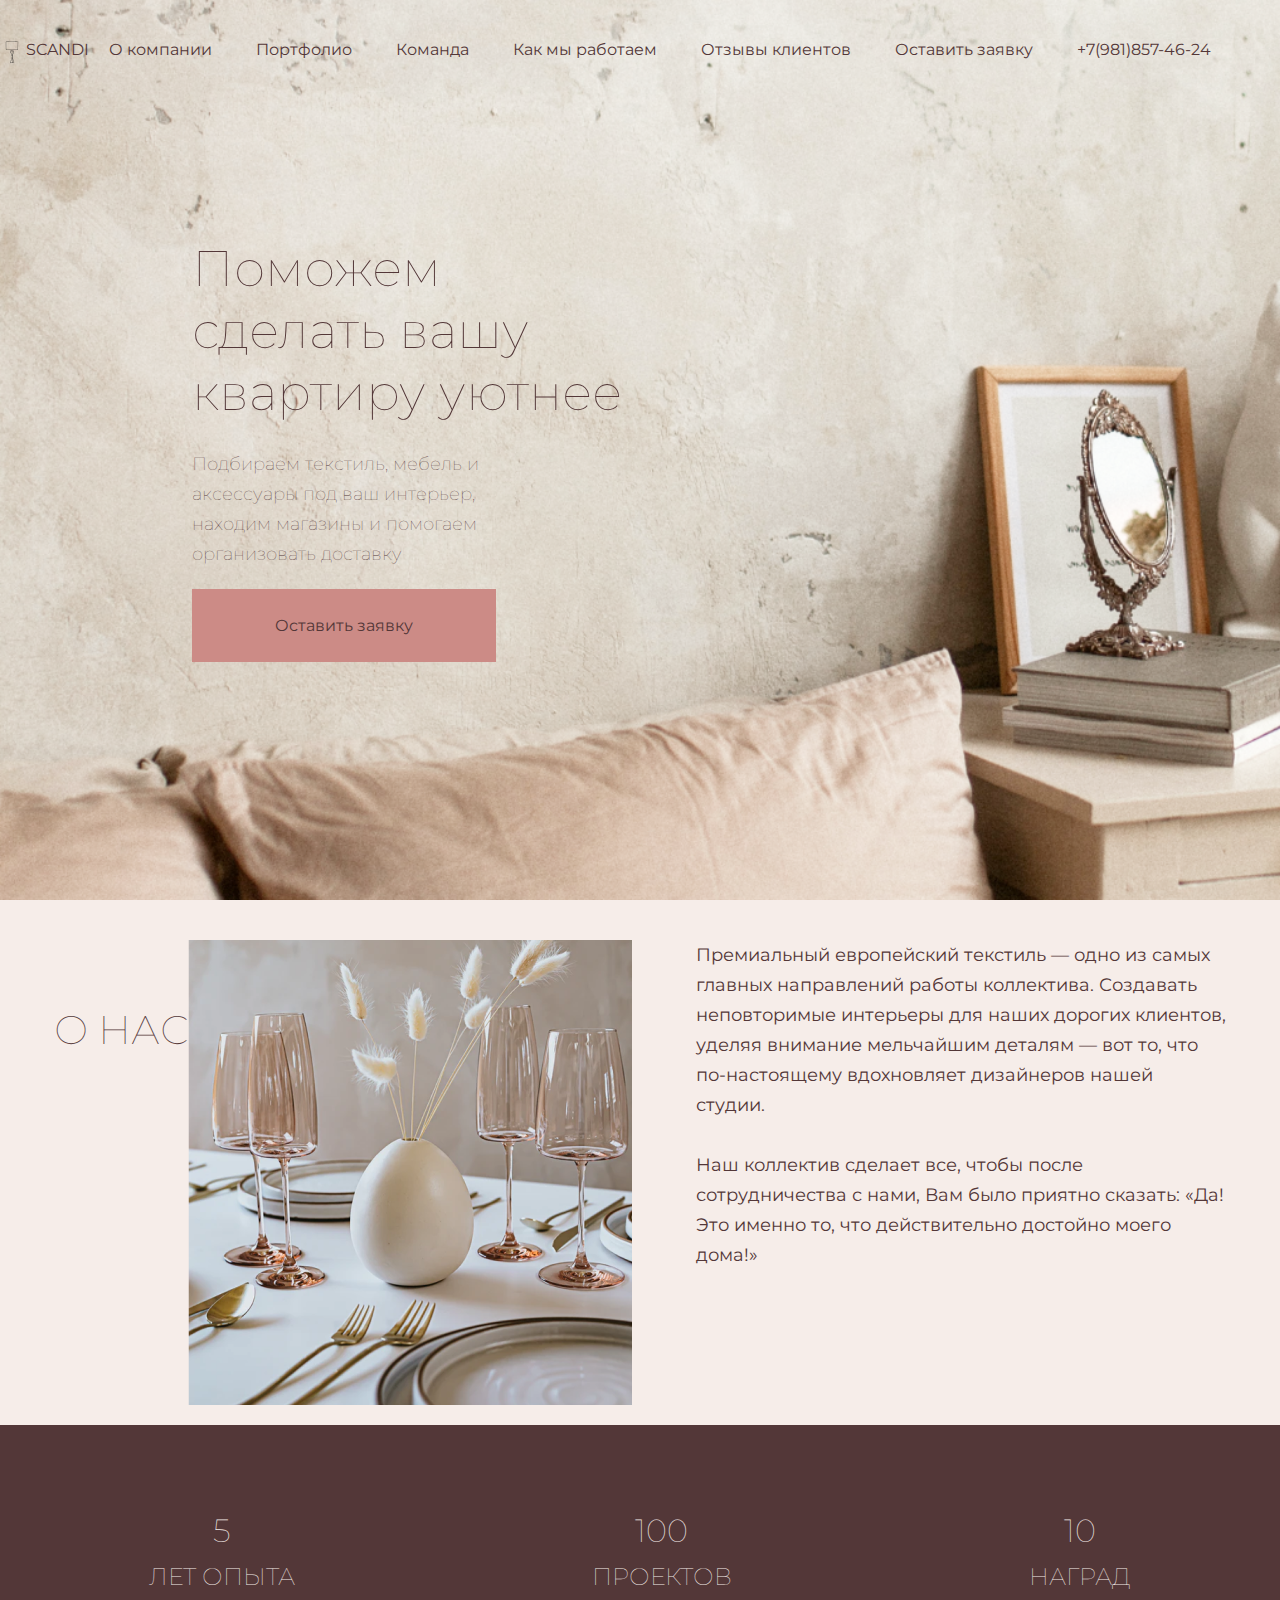
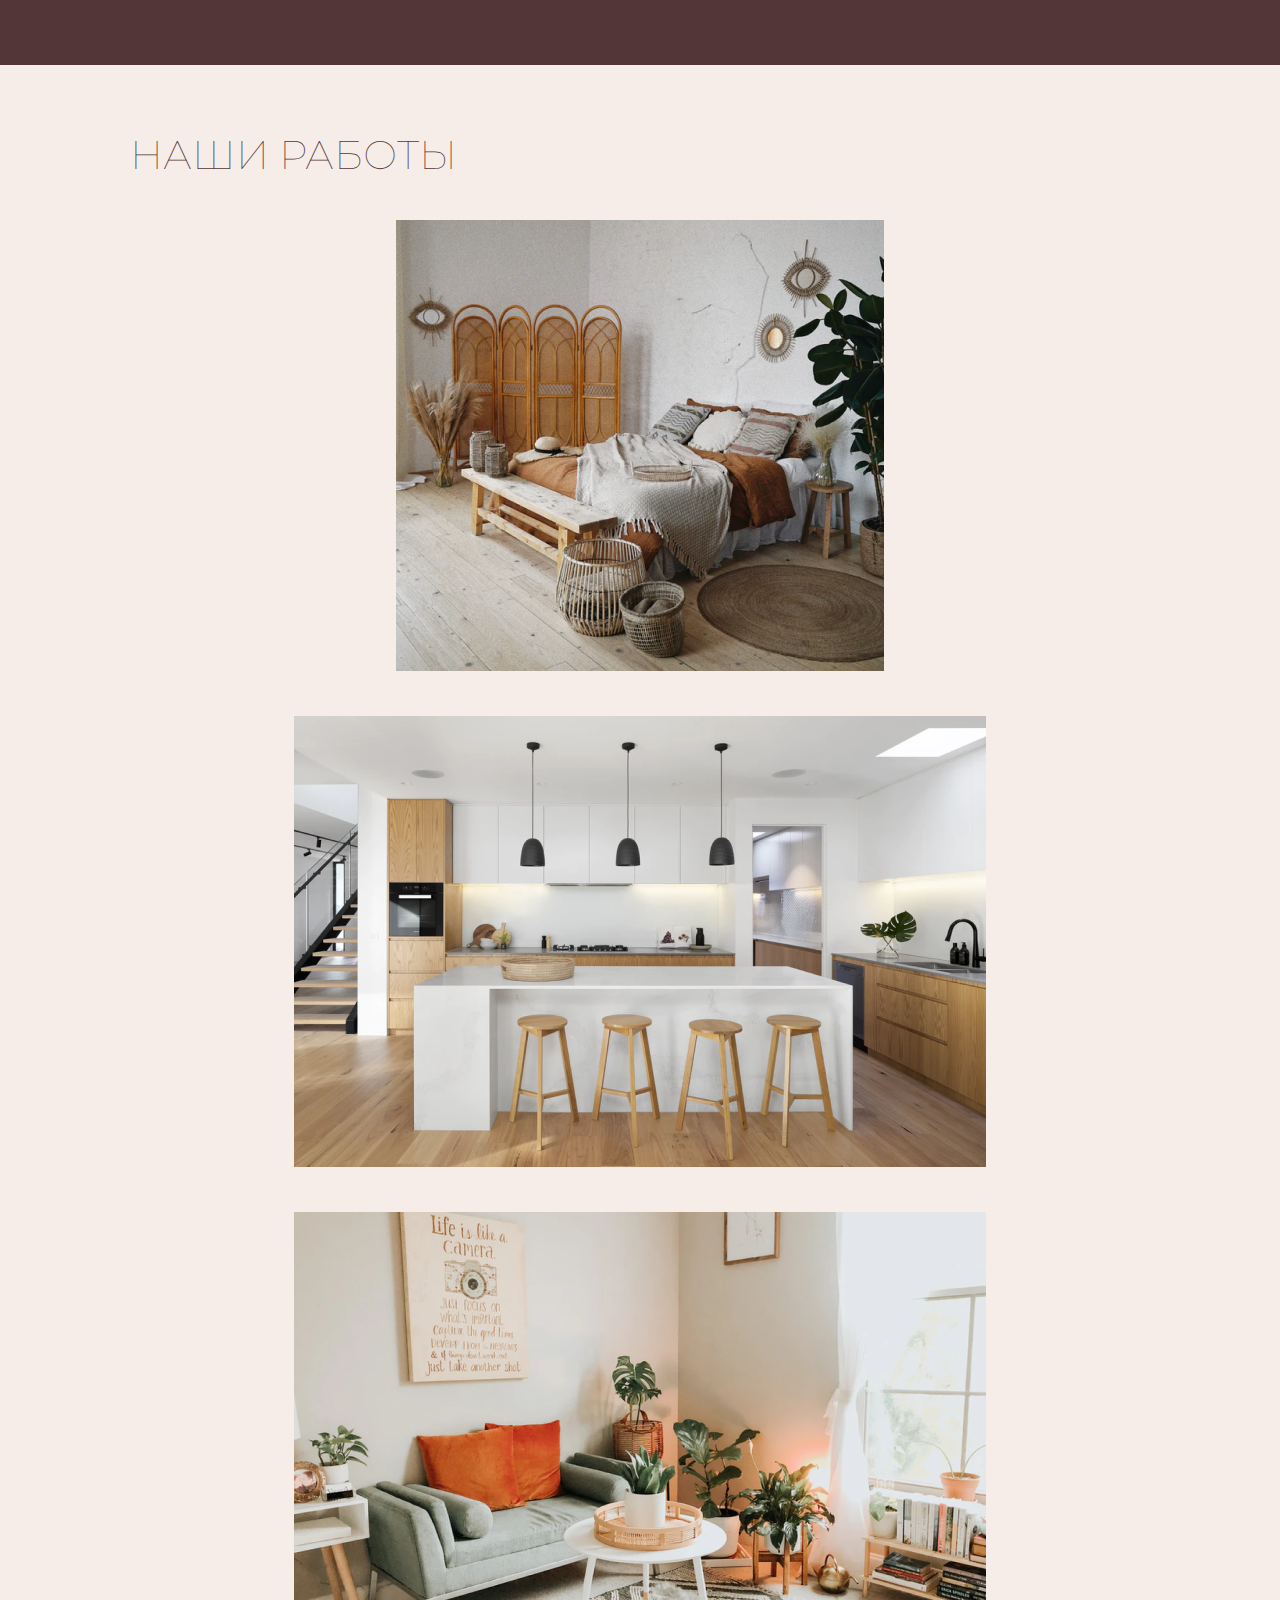
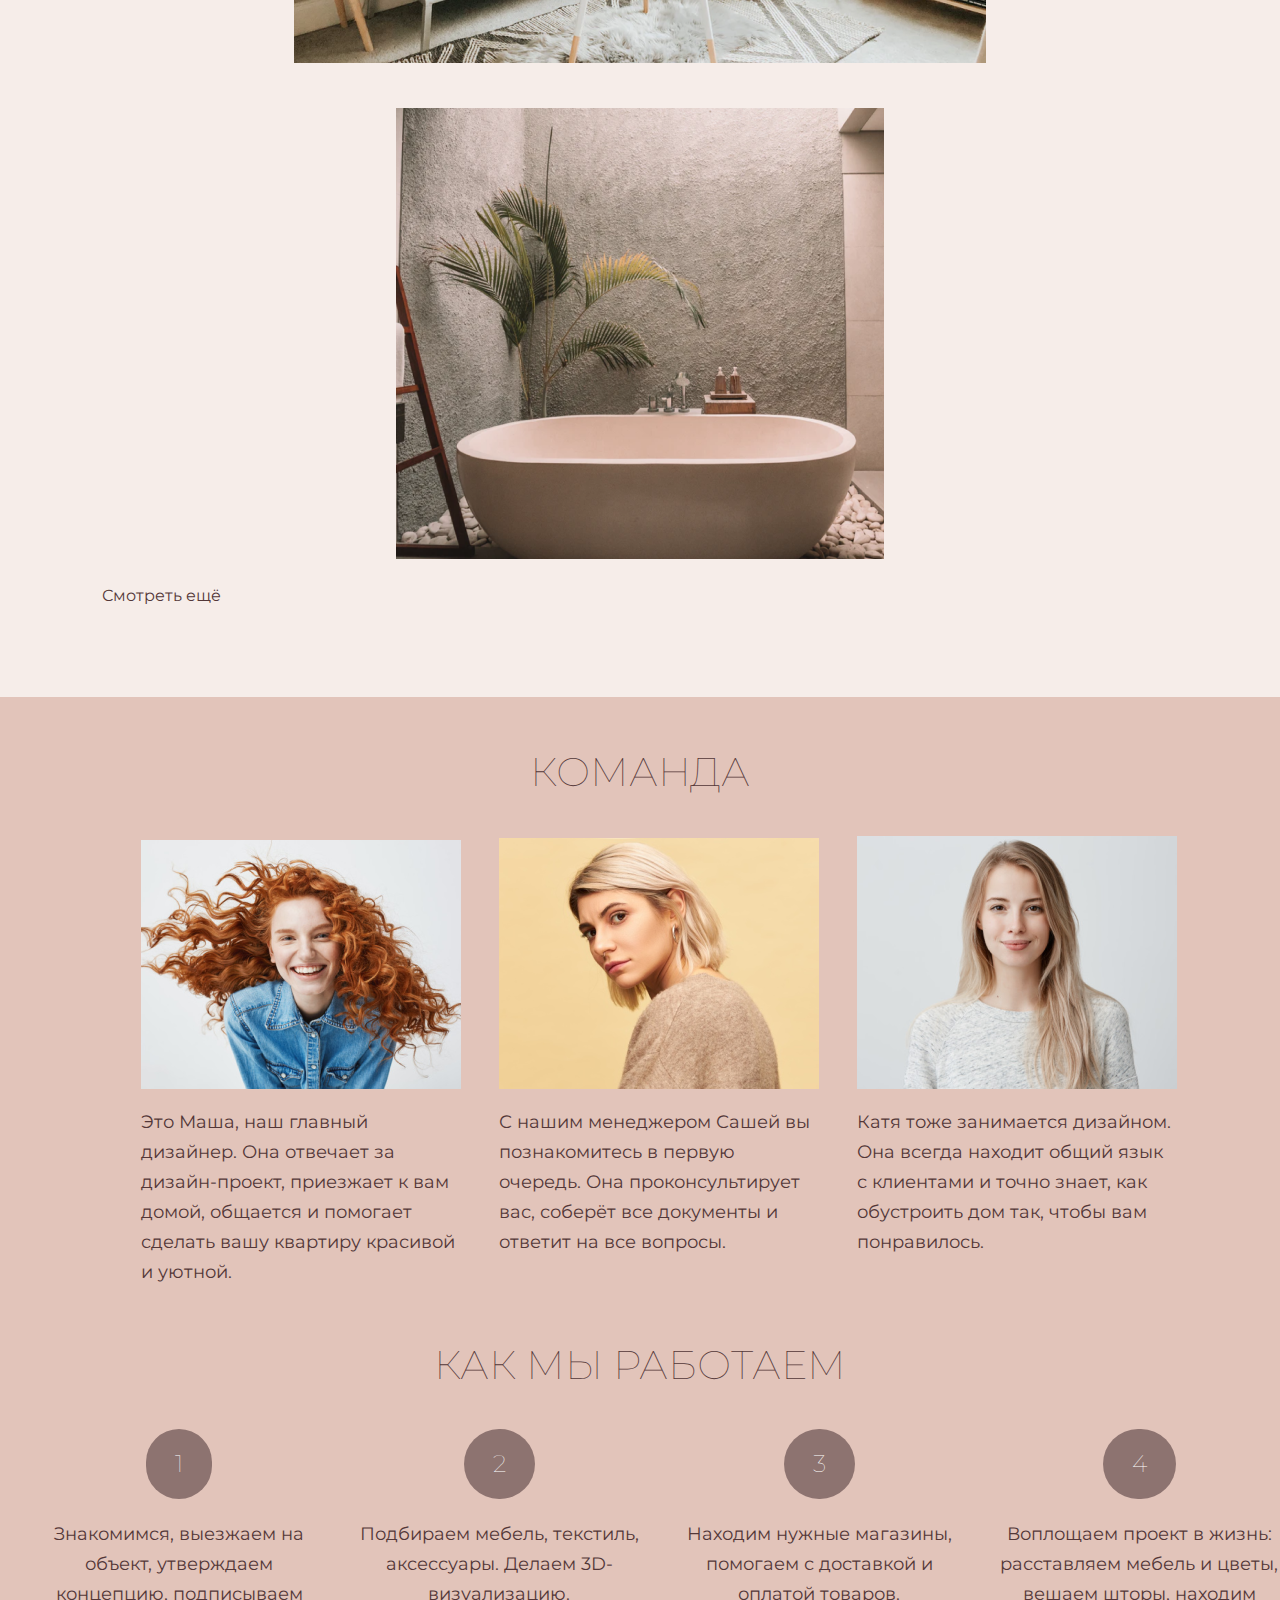
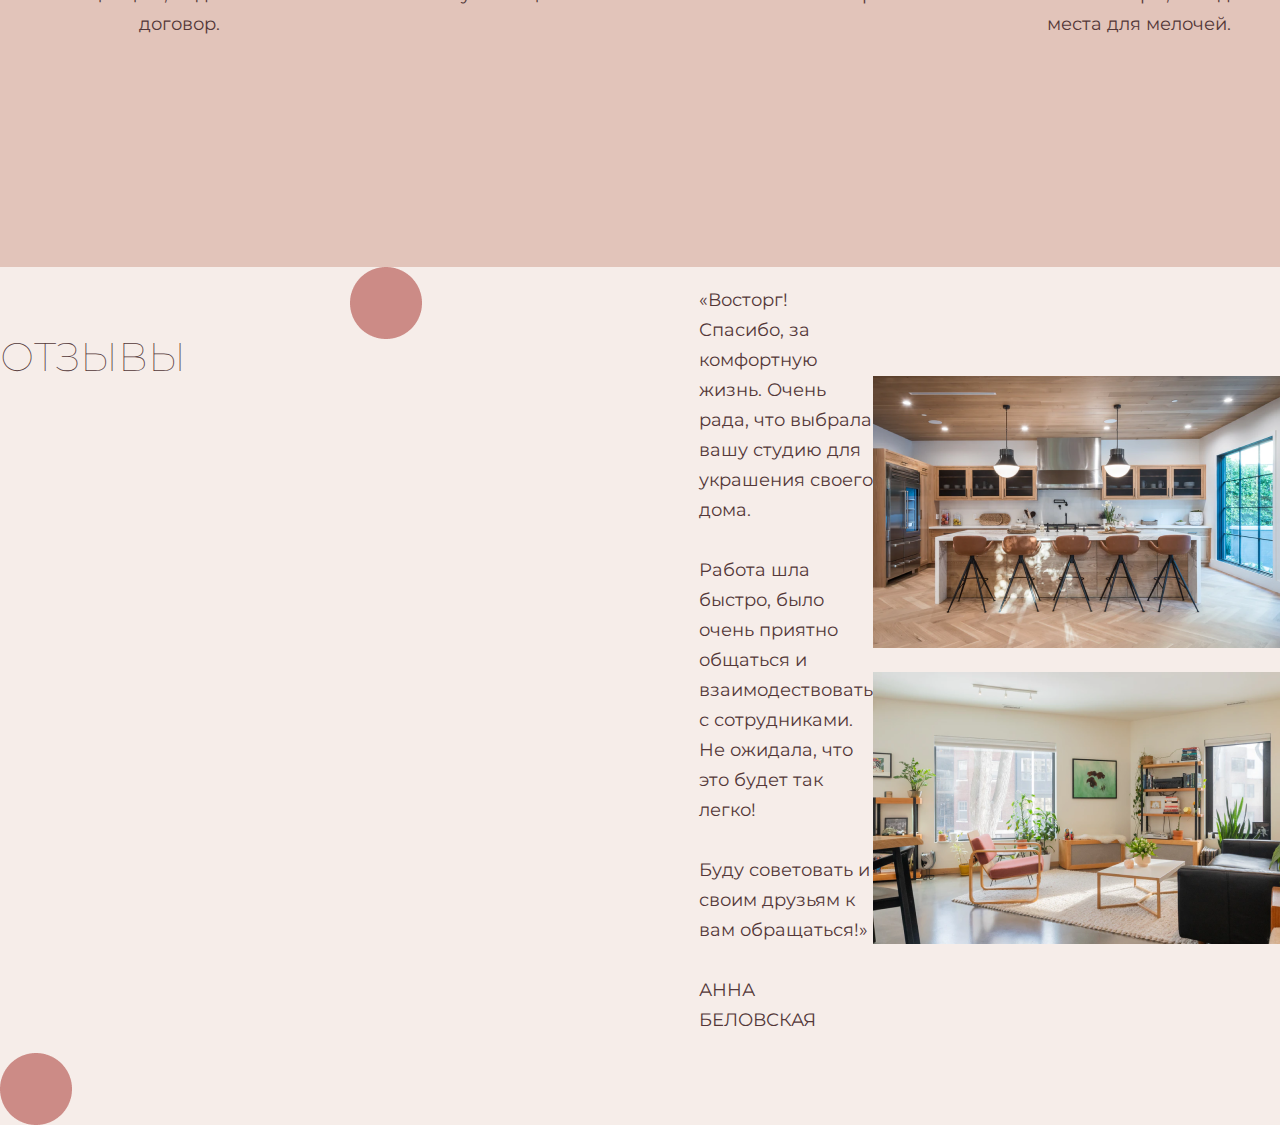
<file: index-2.html>
<!DOCTYPE html>
<html lang="en">
<head>
    <meta charset="UTF-8">
    <meta http-equiv="X-UA-Compatible" content="IE=edge">
    <meta name="viewport" content="width=device-width, initial-scale=1.0">
    <title>Document</title>
    <!--<link rel="stylesheet" href="style.css">-->
    <link rel="stylesheet" href="second-style.css">
    <link rel='stylesheet' href='https://fonts.googleapis.com/css?family=Montserrat' >
</head>
<body>
    <!--Head-->
    <header class="header">
        <div class="logo">
            <img src="content/lodo.png" alt="logo"> 
            <span>SCANDI</span>    
        </div>
        <nav>
            <a class="nav_link" href="#about">О компании</a>
            <a class="nav_link" href="#portfolio">Портфолио</a>
            <a class="nav_link" href="#team">Команда</a>
            <a class="nav_link" href="#howwework">Как мы работаем</a>
            <a class="nav_link" href="#">Отзывы клиентов</a>
            <a class="nav_link" href="#">Оставить заявку</a>
            <a class="nav_link" href="#">+7(981)857-46-24</a>
        </nav> 
    </header>
<!-- Intro -->    
<div class="intro">
    <div class="intro-container">
        <h1 class="intro__title">Поможем сделать вашу квартиру уютнее</h1>
        <h2 class="intro__subtitle">Подбираем текстиль, мебель и аксессуары под ваш интерьер, находим магазины и помогаем организовать доставку </h2>
        <a class="intro_button" href="#">Оставить заявку</a>
    </div>               
</div>
<!--About us-->

<div class="about-container">
    <a id="about"><h1 class="about-head">о нас</h1></a>
    <img src="content/about_img.png" alt="about_us">
    <div class="about-page">Премиальный европейский текстиль — одно из самых главных направлений работы коллектива.
        Создавать неповторимые интерьеры для наших дорогих клиентов, уделяя внимание мельчайшим деталям — вот то,  что по-настоящему вдохновляет дизайнеров нашей студии.
        <br><br>
        Наш коллектив сделает все, чтобы после сотрудничества с нами,  Вам было приятно сказать:
        «Да! Это именно то, что действительно достойно моего дома!»</div>
</div>
<div class="about-footer">
    <div class="about-achievements">
        <h1>5</h1>
        <h2>лет опыта</h2>
    </div>
    <div class="about-achievements">
        <h1>100</h1>
        <h2>проектов</h2>
    </div> 
    <div class="about-achievements">
        <h1>10</h1>
        <h2>наград</h2>
    </div>
</div>
<!--Portfolio-->
<a id="portfolio"><h1 class="portfolio-head">Наши работы</h1></a>
<div class="portfolio-container">
    <div class="block1">        
        <div class="text">
            <h2>Квартира-студия
                30 кв.м.
            </h2>
            <div>
                В квартире были светлые стены и тёплые цвета.
                Мы сконцентрировались
                на отсылках к природе и сделали ребятам уютный интерьер,
                отсылающий к виллам островов Бали.
            </div>
        </div>
    </div>
    <div class="block2">
        <div class="text">
            <h2>Квартира-студия<br>
                30 кв.м.
            </h2>
            <div>
                В квартире были светлые стены и тёплые цвета.
                Мы сконцентрировались
                на отсылках к природе и сделали ребятам уютный интерьер,
                отсылающий к виллам островов Бали.
            </div>
        </div>
    </div>
    <div class="block3">
        <div class="text">some text too</div>
    </div>
    <div class="block4">
        <div class="text">some text too</div>
    </div>
    
</div>
<div class="see-more-button">
    <a href="">Смотреть ещё</a>
</div>


<!-- Team -->
<div class="team-container">
    <a id="team"><h1 class="team-head">команда</h1></a>
    <div class="teammates">
        <div class="worker">
            <img src="content/worker-3.png" alt="1">
            <p>
                Это Маша, наш главный дизайнер.
                Она отвечает за дизайн-проект,
                приезжает к вам домой,
                общается и помогает сделать вашу квартиру
                красивой и уютной.
            </p>   
        </div>
        <div class="worker">
            <img src="content/worker-2.png" alt="2">
            <p>
                С нашим менеджером Сашей вы познакомитесь 
                в первую очередь. Она проконсультирует вас, 
                соберёт все документы 
                и ответит на все вопросы. 
            </p>
        </div>
        <div class="worker">
            <img src="content/worker-1.png" alt="3">
            <p>
                Катя тоже занимается дизайном. 
                Она всегда находит общий язык 
                с клиентами и точно знает, 
                как обустроить дом так, чтобы вам понравилось.
            </p>    
        </div>
    </div>
    <a id="howwework"><h1 class="team-head2">Как мы работаем</h1></a>
    <div class="teammates">
        <div class="worker">
            <h2 class="worklist">1</h2>
            <span>Знакомимся, выезжаем
               на объект, утверждаем концепцию,
               подписываем договор.
            </span>
        </div>
        <div class="worker">
            <h2 class="worklist">2</h2>
            <span>
                Подбираем мебель, текстиль, аксессуары.
                Делаем 3D-визуализацию.
            </span>
            
        </div>
        <div class="worker">
            <h2 class="worklist">3</h2>
            <span>
                Находим нужные магазины, помогаем с доставкой 
                и оплатой товаров.
            </span>
        </div>
        <div class="worker">
            <h2 class="worklist">4</h2>
            <span>
                Воплощаем проект в жизнь: 
                расставляем мебель и цветы, 
                вешаем шторы, находим места для мелочей.
            </span>
        </div>
    </div>
</div>
<!-- Reviews -->
<div class="review-container">


<h1 class="review-head">Отзывы</h1>
<div class="review-main"></div>
    
    <img src="content/Ellipse 4.2.png" alt="">
    
    <div class="review-content">
        <p>«Восторг! Спасибо, за комфортную жизнь.
            Очень рада, что выбрала вашу студию для украшения своего дома. <br><br>
            Работа шла быстро, было очень приятно общаться и взаимодествовать
            с сотрудниками. Не ожидала, что это будет так легко! <br><br>
            Буду советовать и своим друзьям к вам обращаться!» <br><br>
            АННА БЕЛОВСКАЯ
        </p>
        <div class="review-img">
            <img class="image-1" src="content/reviews-1.png" alt="">
            <img class="image-2" src="content/reviews-2.png" alt="">
        </div>    
    </div>
    
    <img src="content/Ellipse 4.2.png" alt="">
</div>    
</body>
<footer>

</footer>
</html>
</file>
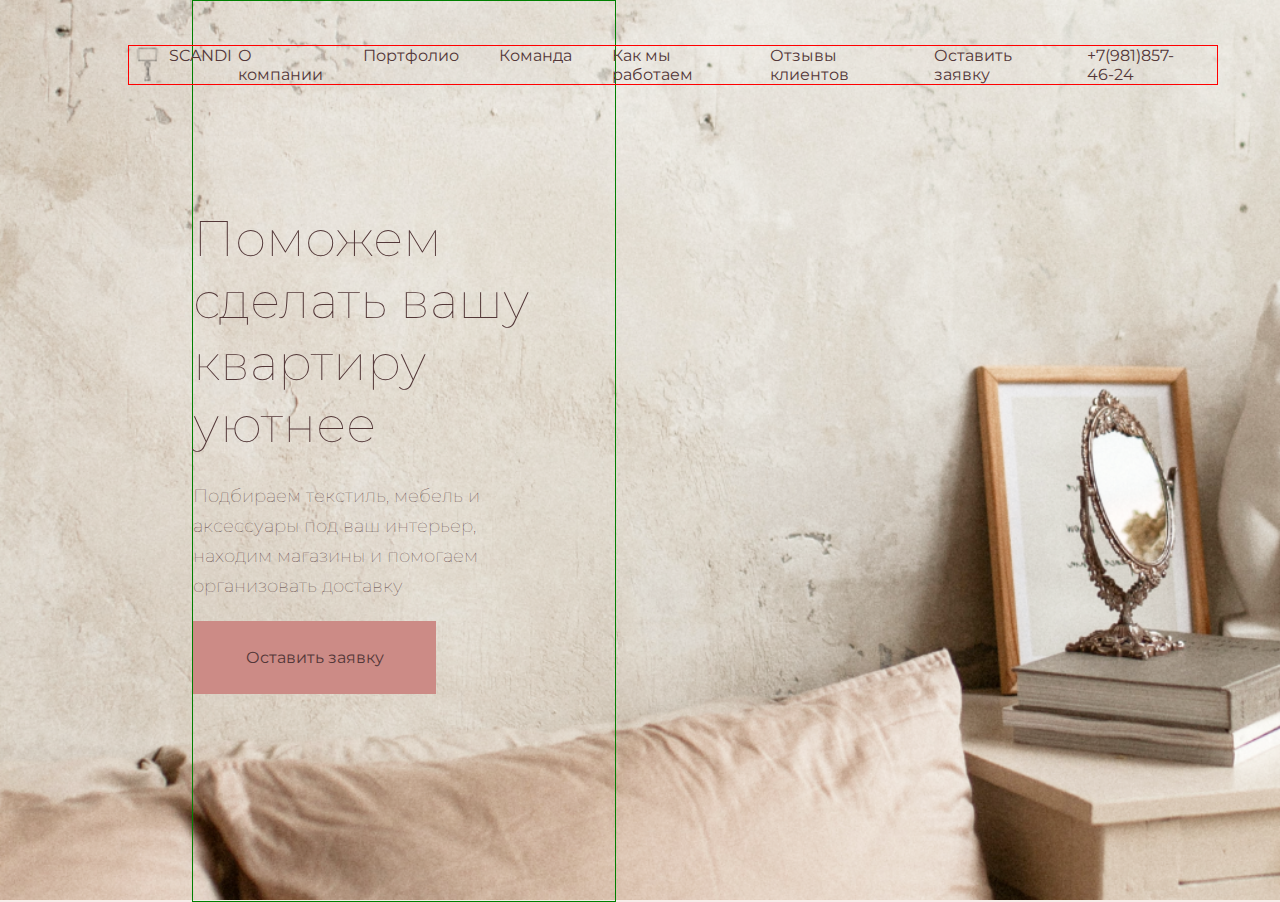
<file: index-3.html>
<!DOCTYPE html>
<html lang="en">
<head>
    <meta charset="UTF-8">
    <meta http-equiv="X-UA-Compatible" content="IE=edge">
    <meta name="viewport" content="width=device-width, initial-scale=1.0">
    <title>Document</title>
    <!--<link rel="stylesheet" href="style.css">-->
    <link rel="stylesheet" href="third-style.css">
    <link rel='stylesheet' href='https://fonts.googleapis.com/css?family=Montserrat' >
</head>
<body>
    <!--Head-->
    <header class="header">
        <div class="logo">
            <img src="content/lodo.png" alt="logo"> 
            <span>SCANDI</span>    
        </div>
        <nav class="nav">
            <a class="nav_link" href="#about">О компании</a>
            <a class="nav_link" href="#portfolio">Портфолио</a>
            <a class="nav_link" href="#team">Команда</a>
            <a class="nav_link" href="#howwework">Как мы работаем</a>
            <a class="nav_link" href="#">Отзывы клиентов</a>
            <a class="nav_link" href="#">Оставить заявку</a>
            <a class="nav_link" href="#">+7(981)857-46-24</a>
        </nav>
    </header>
<!-- Intro -->    
<div class="intro">
    <div class="intro-container">
        <h1 class="intro__title">Поможем сделать вашу квартиру уютнее</h1>
        <h2 class="intro__subtitle">Подбираем текстиль, мебель и аксессуары под ваш интерьер, находим магазины и помогаем организовать доставку </h2>
        <a class="intro_button" href="#">Оставить заявку</a>
    </div>               
</div>
</body>
<footer>

</footer>
</html>
</file>
<file: style.css>
@font-face {
    font-weight: 400;
    font-family: "Montserrat";
    font-style: normal;
    src: url("fonts/Montserrat-Regular.woff") format("woff");
}
  
@font-face {
  font-weight: 700;
  font-family: "Montserrat";
  font-style: normal;
  src: url("fonts/Montserrat-Bold.woff") format("woff");
}

html,
body {
  margin: 0;
  font-family: "Montserrat", "Arial", sans-serif;
  font-size: 14px;
  line-height: 20px;
}

body {
  min-width: 430px;
  border: 2px dashed #c7e4ff;
}

div::before,
html::before,
body::before,
header::before,
footer::before,
main::before {
  color: #7fc1ff;
}

div,
main,
header,
footer {
  background-color: #f3faff;
  border: 2px solid #7fc1ff;
}

nav,
section,
article,
span,
aside {
  background-color: #f9f7ff;
  border: 2px solid #9779ec;
}

nav::before,
section::before,
article::before,
span::before,
aside::before {
  color: #9779ec;
}

h1 {
  font-size: 18px;
  background-color: #ffffff;
  border: 2px solid #ff994f;
}

h1::before {
  content: "h1";
  color: #ff994f;
}

p {
  background-color: #ffffff;
  border: 2px solid #f36dff;
}

p::before {
  color: #f36dff;
  content: "p";
}

* {
  position: relative;
  padding: 25px 25px 20px;
  margin: 0;
  border-radius: 4px;
}

*:not(:last-child) {
  margin-bottom: 20px;
}

*::before {
  position: absolute;
  top: 8px;
  left: 10px;
  font-weight: 700;
  font-size: 11px;
  line-height: 10px;
  letter-spacing: 0.04em;
}

html::before {
  content: "html";
}

body::before {
  content: "body";
}

main::before {
  content: "main";
}

header::before {
  content: "header";
}

footer::before {
  content: "footer";
}

section::before {
  content: "section";
}

article::before {
  content: "article";
}

span::before {
  content:"span"
}

aside::before {
  content: "aside";
}

nav::before {
  content: "nav";
}

div::before {
  content: "div";
}
.button_menu {
  font-weight: 310px;
  font-size: 74px;
  background-color: #CC8B86;
  color: #533738
}

.headmenu {
  display:grid;
  grid-template-columns: 1fr 1fr;
}
</file>
<file: second-style.css>
/*Main style*/

* {
    font-family: 'Montserrat';
    scroll-behavior: smooth; 
}


body {
    max-width: 1578px;
    color: #533738;
    background-color: #F6EDE9;
    margin: 0;
}

h1, h2, h3, h4, h5, h6{
    margin: 0;
    font-weight: 50;
}


/*head*/
.logo{
    display: flex;
    flex-direction: row;
    line-height: 20px;
}

.header {
    position:absolute;
    display: flex;
    padding-top: 40px;
    width: 100%;
    z-index: 1;
}

/*nav*/
.nav {
    display: flex;
    flex: 0 1 auto;
    flex-direction: row;
    justify-content: space-between;
    font-size: 16px;
    
}

.nav_link {
    
    vertical-align: top;
    margin: 0 20px;
    position: relative;
    color: #533738;
    text-decoration: none;
    transition: color .3s linear;
}

.nav_link:after {
    content: "";
    display: block;
    width: 100%;
    height: 3px;
    background-color: #CC8B86;
    opacity: 0;
    position: absolute;
    top: 100%;
    left:0;
    z-index: 1;
    transition: .3s;
}

.nav_link:hover {
    color: #CC8B86;

}

.nav_link:hover:after {
    opacity: 1;
}






/* Intro */



.intro {
    max-width: 100%;
    height: 100vh;
    background-image: url("content/Mask_Group_main.png");
    background-size: cover;
}

.intro-container {
    padding-left: 15%;
    display: flex;
    flex: 0 1 33%;
    flex-direction: column;
    justify-content: center;
    max-width: 35%;
    height: 100vh;
}


.intro__title {
    font-size: 50px;
    line-height: 62px;
    margin-bottom: 25px;
}

.intro__subtitle {
    font-size: 18px;
    max-width: 80%;
    line-height: 30px;
    margin-bottom: 20px;
}

.intro_button {
    display: inline-block;
    vertical-align: top;
    border: 2px solid #CC8B86;
    background-color: #CC8B86;
    padding: 25px 50px;
    text-align: center;
    color: #533738;
    max-width: 200px;
    text-decoration: none;
    -webkit-transition: 0.3s;
    transition: .3s;
}

.intro_button:hover {
    border-color: #533738;
}

/*about*/

.about-head {
    position: relative;
    padding-top: 65px;
    width: 100%;
    text-align: center;
    font-size: 40px;
    text-transform: uppercase; 
}

.about-container {
    padding-top: 40px;
    padding-bottom: 20px;
    display: flex;
    flex-direction: row;
    justify-content: center;
}

.about-page {
    font-size: 18px;
    margin-left: 64px;
    line-height: 30px;
    max-width: 530px;
}

.about-footer {
    display: flex;
    flex-direction: row;
    justify-content: space-around;
    align-items: center;
    width: 100%;
    height: 15em;
    background-color: #533738;
    color:#F6EDE9;
}

.about-achievements {
    text-align: center;
}

.about-achievements h1 {
    line-height: 62px;
}

.about-achievements h2 {
    text-transform:uppercase ;
}

/*Portfolio*/


.portfolio-head {
    padding-left: 130px;
    padding-top: 65px;
    width: 100%;
    max-width: max-content;
    line-height: 50px;
    font-size: 40px;
    text-align: left;
    text-transform: uppercase;
    font-size: 40px;
}

.portfolio-container {
    padding-left: 100px;
    padding-right: 100px;
    padding-top: 40px;
    display:flex;
    flex-direction: row;
    justify-content: space-around;
    flex-wrap: wrap;
    row-gap: 5vh;
}




.link-portfolio {
    padding-top: 40px;
    text-align: center;
    text-decoration: none;
}

.block1, .block2, .block3, .block4 {
    display:flex;
    flex-direction: row;
    justify-content: space-around;
    align-self: center;
}


.block1 {
    position: relative;
    background-image: url('content/des-1.png');
    background-size: cover;
    width: 488px;
    height: 451px;    
 }
 
.block2 {
    position: relative;
    background-image: url('content/des-2.png');
    background-size: cover;
    width: 692px;
    height: 451px;    
}

.block3 {
    position: relative;
    background-image: url('content/des-3.png');
    background-size: cover;
    width: 692px;
    height: 451px;    
}

.block4 {
    position: relative;
    background-image: url('content/des-4.png');
    background-size: cover;
    width: 488px;
    height: 451px;    
}

.block1:before {
    content: '';
    opacity: 0;
    position: absolute;
    width: 100%;
    height: 100%;
    background:#533738;
    -webkit-transition: 0.3s;
    transition: 0.3s;
}
 


.block2:before,
.block3:before, .block4:before {
    content: '';
    opacity: 0;
    position: absolute;
    width: 100%;
    height: 100%;
    background:#533738;
    -webkit-transition: 0.3s;
    transition: 0.3s;
}


.text {
    display:flex;
    flex-direction: column;
    justify-content: space-between;
    align-self: center;
    color:#F6EDE9 ;
    text-align: left;
    font-size: 18px;
    position: relative;
    max-width: 65%;
    opacity: 0;
    
    
    -webkit-transition: 0.3s;
    transition: 0.3s;
}

.text > h2 {
    text-align: center;
    font-weight: bold;
    font-size: 30px;
    line-height: 37px;
}


.block1:hover:before, .block1:hover .text {
    opacity: 0.8;
}

.block2:hover:before, .block2:hover .text {
    opacity: 0.8;
}

.block3:hover:before, .block3:hover .text {
    opacity: 0.8;
}

.block4:hover:before, .block4:hover .text {
    opacity: 0.8;
}

.see-more-button a {
    display: inline-block;
    vertical-align: center;
    border: 2px solid #F6EDE9;
    margin-left: 50px;
    margin-bottom: 65px;
    padding: 25px 50px 25px 50px;
    text-align: center;
    color: #533738;
    max-width: 200px;
    text-decoration: none;
    transition: 0.3s;
}

.see-more-button:hover {
    border-color: #533738;
}

/* Team */

.team-container {
    max-width: 1400;
    display: flex;
    flex-direction: column;
    align-items: center;
    height: 130vh;
    background-color: #E2C4BA;
    background-size: cover;   
}

.team-head {
    padding-top: 50px;
    padding-bottom: 40px;
    font-size: 40px;
    text-transform: uppercase;
}

.team-head2 {
    padding-top: 35px;
    padding-bottom: 40px;
    font-size: 40px;
    text-transform: uppercase;
}

.teammates {
    display: flex;
    flex: 0 1 33%;
    flex-direction: row;
    justify-content: space-around;
    align-items:baseline;

}

.worker {
    margin-left: 38px;
    display: flex;
    flex-direction: column;
    justify-content: space-around;
    align-items: center;
}

.worker p {
    max-width: 320px;
    line-height: 30px;
    font-size: 18px;
}

.worker span {
    padding-top: 20px;
    text-align: center;
    max-width: 285px;
    line-height: 30px;
    font-size: 18px;
    
}

.worklist {
    color: #FFFFFF;
    padding: 20px 29px 20px 29px;
    line-height: 30px;
    background-color: #8D7370;
    border-radius: 35px;
}

/* Reviews */
.review-main {
    position: relative;
    max-width: 1400px;
}

.review-head {
    position: absolute;
    padding-top: 65px;
    padding-bottom: 40px;
    text-align: center;
    font-size: 40px;
    line-height: 50px;
    text-transform: uppercase;
}

.review-container {
    display:grid;
    grid-template-columns: 1fr 1fr 1fr;
    
}

.review-content {

    display:flex;
    flex-direction: row;
    justify-content: space;
    align-items: center;
}

.review-content p {
    max-width: 407px;
    font-size: 18px;
    line-height: 30px;
}

.review-img {
    height: 568px;
    display: flex;
    flex-direction: column;
    justify-content: space-between;
    align-items: center;
}

.prev-button {
    
}
</file>
<file: third-style.css>
/*Main style*/

* {
    font-family: 'Montserrat';
    scroll-behavior: smooth; 
}


body {
    max-width: 1578px;
    color: #533738;
    background-color: #F6EDE9;
    margin: 0;
}

h1, h2, h3, h4, h5, h6{
    margin: 0;
    font-weight: 50;
}


/*head*/
.logo{
    flex-grow: 1;  
    display: flex;
    flex-direction: row;
    line-height: 20px;
}

.header {
    max-width: 85%;
    position: absolute;
    display: flex;
    border: 1px solid red;
    margin-top: 5vh;
    margin-left: 10%;
    width: 100%;
    z-index: 1;
}

/*nav*/
.nav {
    display: flex;
    flex: 0 1 auto;
    flex-direction: row;
    justify-content: space-between;
    font-size: 16px;
    
}

.nav_link {
    display: inline-block;
    vertical-align: top;
    margin: 0 20px;
    position: relative;
    color: #533738;
    text-decoration: none;
    transition: color .3s linear;
}

.nav_link:after {
    content: "";
    display: block;
    width: 100%;
    height: 3px;
    background-color: #CC8B86;
    opacity: 0;
    position: absolute;
    top: 100%;
    left:0;
    z-index: 1;
    transition: .3s;
}

.nav_link:hover {
    color: #CC8B86;

}

.nav_link:hover:after {
    opacity: 1;
}






/* Intro */



.intro {
    max-width: 100%;
    height: 100vh;
    background-image: url("content/Mask_Group_main.png");
    background-size: cover;
}

.intro-container {
    border: 1px solid green;
    margin-left: 15%;
    display: flex;
    flex: 0 1 33%;
    flex-direction: column;
    justify-content: center;
    max-width: 33%;
    height: 100vh;
}


.intro__title {
    font-size: 50px;
    line-height: 62px;
    margin-bottom: 25px;
}

.intro__subtitle {
    font-size: 18px;
    max-width: 80%;
    line-height: 30px;
    margin-bottom: 20px;
}

.intro_button {
    display: inline-block;
    vertical-align: top;
    border: 2px solid #CC8B86;
    background-color: #CC8B86;
    padding: 25px 50px;
    text-align: center;
    color: #533738;
    max-width: 33%;
    text-decoration: none;
    -webkit-transition: 0.3s;
    transition: .3s;
}

.intro_button:hover {
    border-color: #533738;
}
</file>
